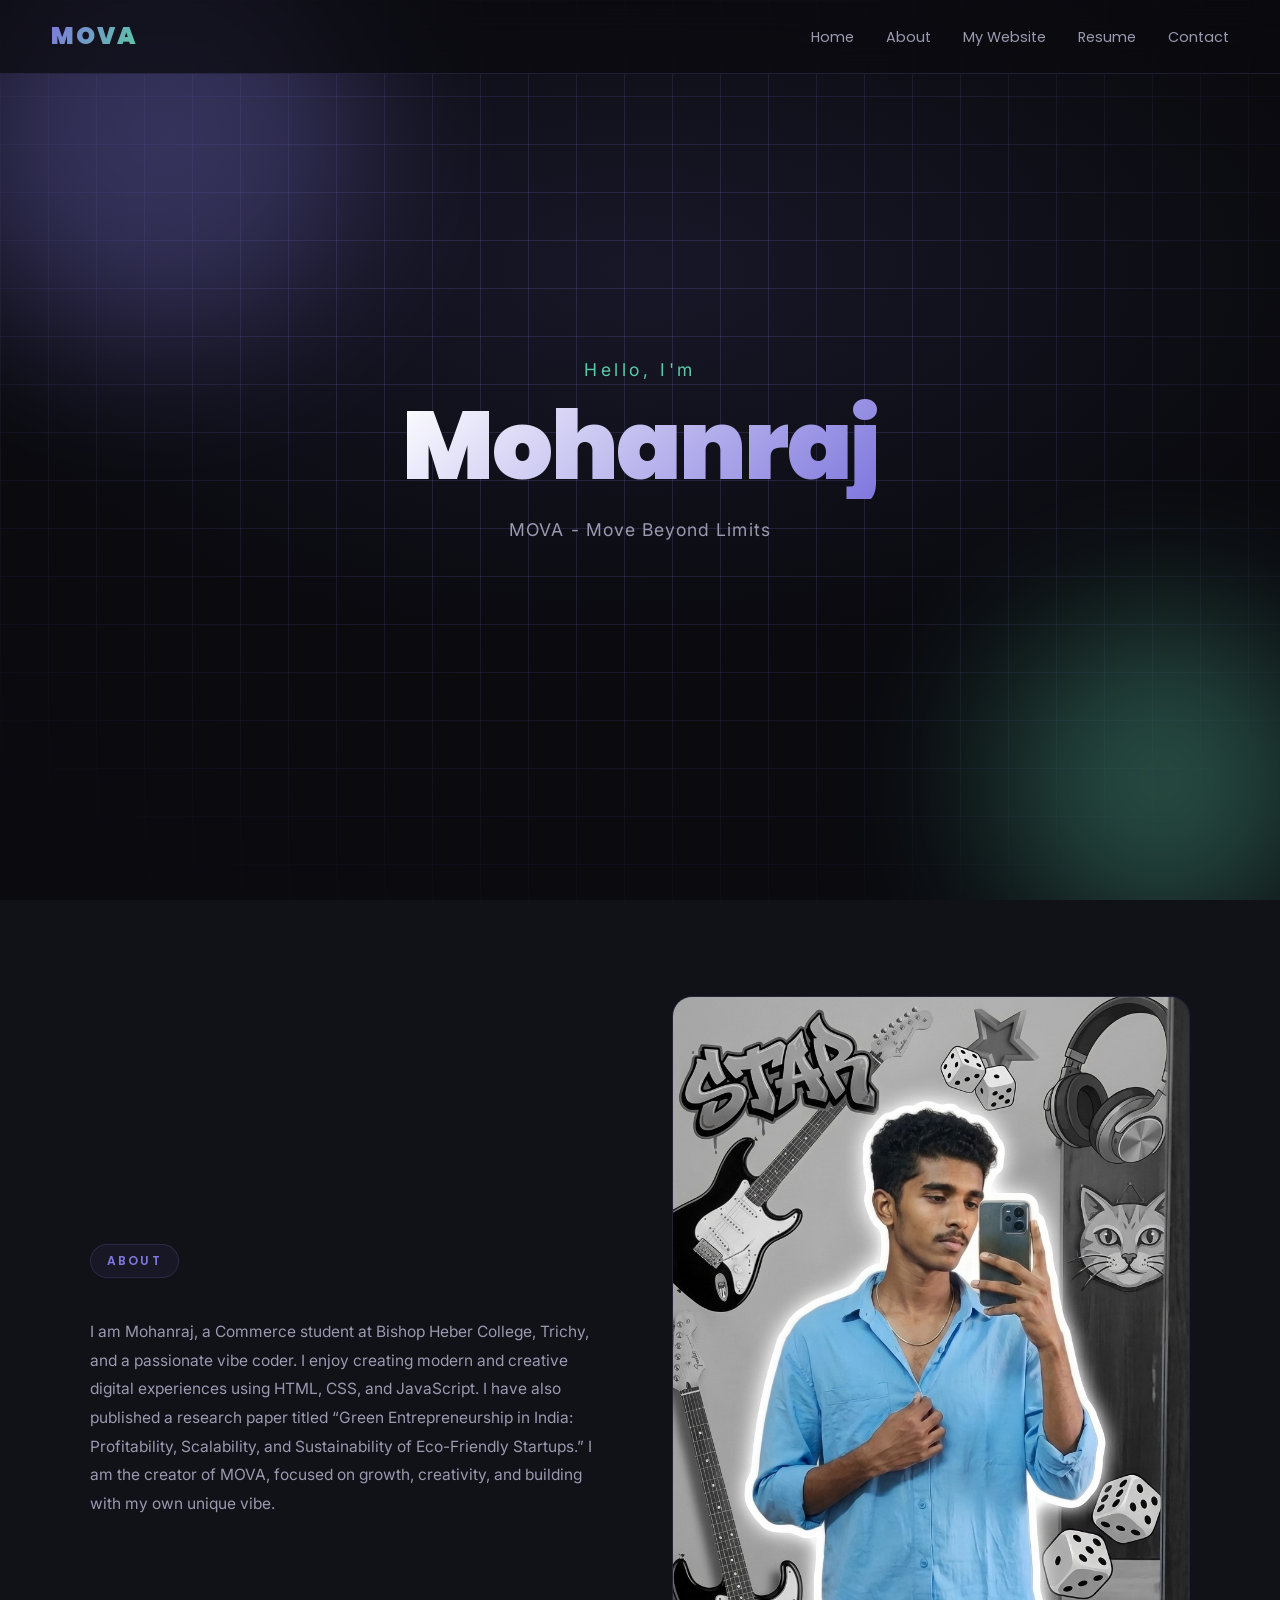
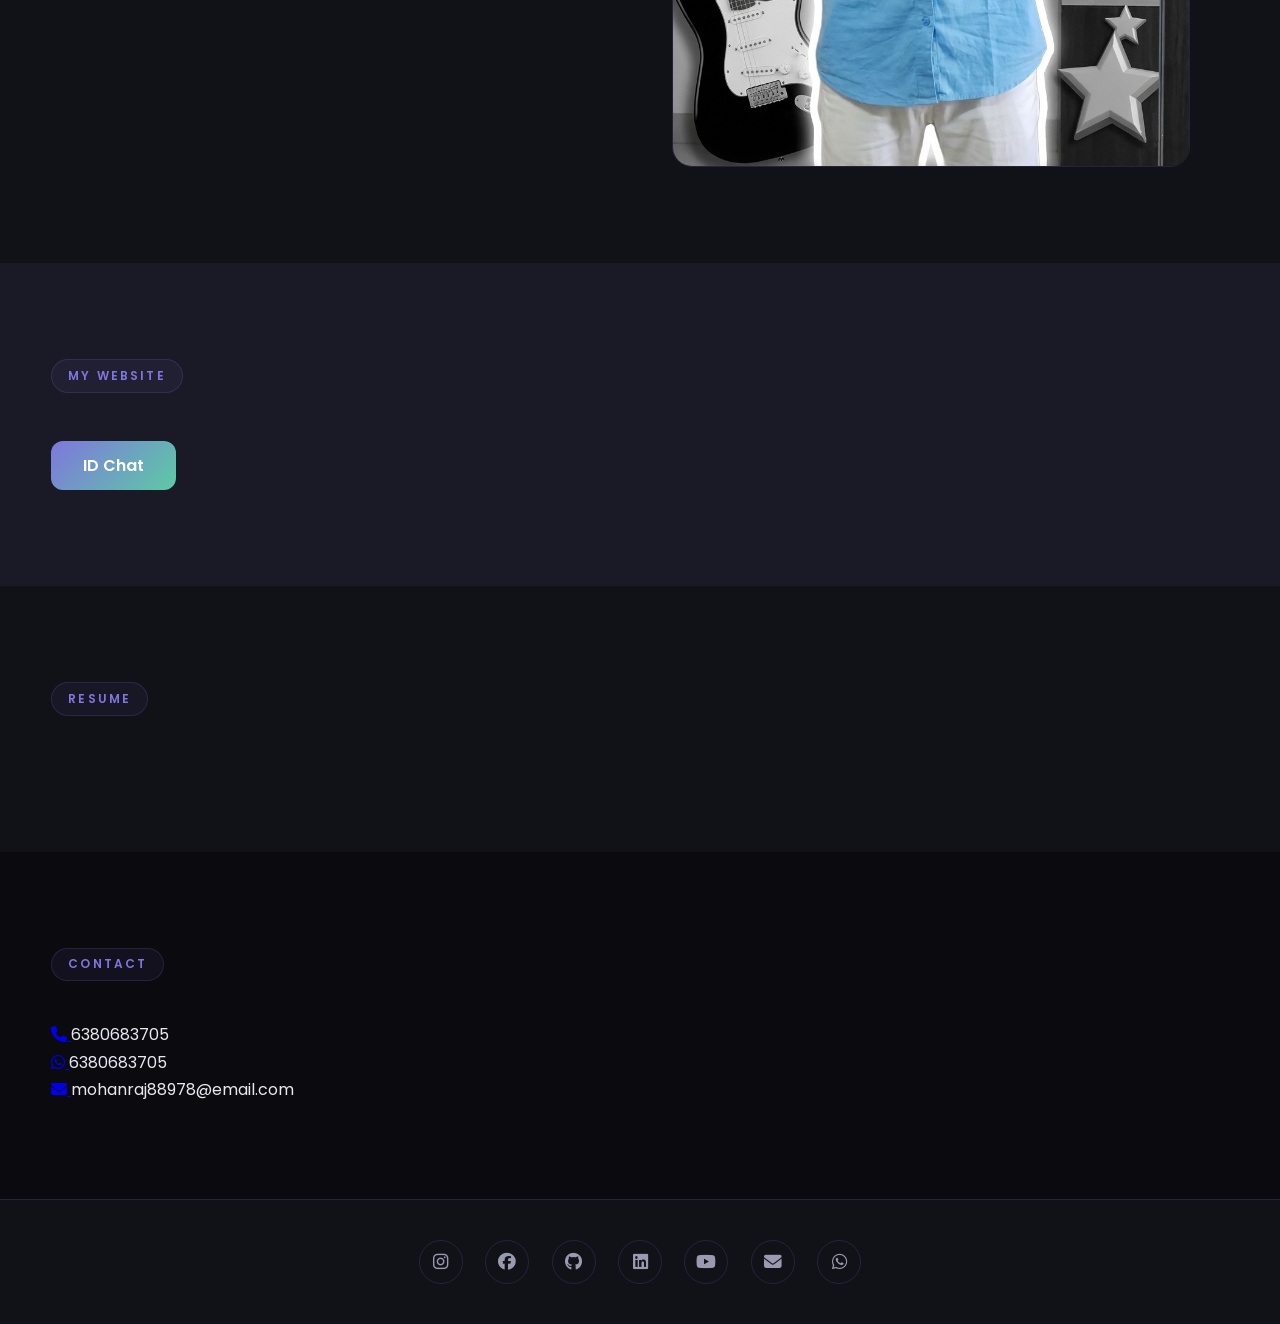
<file: index.html>
<!DOCTYPE html>
<html lang="en" data-theme="dark">
<head>
  <meta charset="UTF-8" />
  <meta name="viewport" content="width=device-width, initial-scale=1.0" />
  <title>MOVA</title>
  <link rel="shortcut icon" href="WhatsApp Image 2026-04-11 at 5.52.49 PM.jpeg" type="image/x-icon">
  <link rel="preconnect" href="https://fonts.googleapis.com" />
  <link href="https://fonts.googleapis.com/css2?family=Poppins:wght@300;400;600;700;900&family=Inter:wght@300;400;500;600&display=swap" rel="stylesheet" />
  <link rel="stylesheet" href="https://cdnjs.cloudflare.com/ajax/libs/font-awesome/6.5.0/css/all.min.css">
</head>
<style>
*,*::before,*::after{box-sizing:border-box;margin:0;padding:0}
:root{
  --bg:#0a0a0f;--bg2:#111118;--bg3:#1a1a26;
  --accent:#7f77dd;--accent2:#5dcaa5;
  --text:#e8e8f0;--text2:#9999b0;--text3:#5a5a7a;
  --border:rgba(127,119,221,0.18);
  --font:'Poppins',sans-serif;--inter:'Inter',sans-serif;
  --radius:12px;--radius-lg:20px;
}
body{background:var(--bg);color:var(--text);font-family:var(--font);line-height:1.7;overflow-x:hidden}

/* NAV */
.nav{
  position:fixed;top:0;left:0;right:0;z-index:100;
  display:flex;align-items:center;justify-content:space-between;
  padding:1rem 4vw;
  background:rgba(10,10,15,0.72);
  backdrop-filter:blur(18px);
  border-bottom:0.5px solid var(--border);
}
.nav-logo{font-size:1.5rem;font-weight:900;letter-spacing:.08em;
  background:linear-gradient(120deg,var(--accent),var(--accent2));
  -webkit-background-clip:text;-webkit-text-fill-color:transparent}
.nav-links{display:flex;gap:2rem;list-style:none}
.nav-links a{color:var(--text2);text-decoration:none;font-size:.9rem;transition:color .2s}
.nav-links a:hover{color:var(--text)}

/* HERO */
.hero{
  min-height:100vh;display:flex;align-items:center;justify-content:center;
  position:relative;overflow:hidden;
  background:radial-gradient(ellipse 80% 60% at 50% 30%,rgba(127,119,221,.12) 0%,transparent 70%);
}
.hero-bg-grid{
  position:absolute;inset:0;
  background-image:
    linear-gradient(var(--border) 1px,transparent 1px),
    linear-gradient(90deg,var(--border) 1px,transparent 1px);
  background-size:48px 48px;
  mask-image:radial-gradient(ellipse 70% 70% at 50% 40%,black 30%,transparent 100%);
}
.hero-orb{position:absolute;border-radius:50%;filter:blur(80px);opacity:.35;pointer-events:none}
.hero-orb-1{width:420px;height:420px;background:var(--accent);top:-80px;left:-60px}
.hero-orb-2{width:320px;height:320px;background:var(--accent2);bottom:-40px;right:-40px}
.hero-content{position:relative;text-align:center;padding:2rem}
.hero-greeting{font-size:1.1rem;color:var(--accent2);letter-spacing:.2em;font-family:var(--inter);margin-bottom:.5rem}
.hero-name{font-size:clamp(3rem,8vw,6rem);font-weight:900;letter-spacing:-.02em;
  background:linear-gradient(135deg,#fff 0%,var(--accent) 100%);
  -webkit-background-clip:text;-webkit-text-fill-color:transparent;line-height:1.1}
.hero-tagline{margin-top:1rem;font-size:1.1rem;color:var(--text2);letter-spacing:.06em;font-family:var(--inter)}

/* SECTIONS */
.section{padding:6rem 4vw}
.section-label{
  display:inline-block;font-size:.75rem;font-weight:600;letter-spacing:.18em;text-transform:uppercase;
  color:var(--accent);border:0.5px solid var(--border);padding:.35rem 1rem;
  border-radius:100px;margin-bottom:2.5rem;background:rgba(127,119,221,.07)
}

/* ABOUT */
.about-section{background:var(--bg2)}
.about-container{display:grid;grid-template-columns:1fr 1fr;gap:4rem;align-items:center;max-width:1100px;margin:0 auto}
.about-text p{color:var(--text2);font-family:var(--inter);font-size:.97rem;line-height:1.85}
.about-image{border-radius:var(--radius-lg);overflow:hidden;border:0.5px solid var(--border)}
.about-image img{width:100%;display:block;object-fit:cover}

/* MY WEBSITE */
.skills-section{background:var(--bg3)}
.web{margin-top:.5rem}
.web a{
  display:inline-block;padding:.7rem 2rem;font-size:1rem;font-weight:600;
  color:#fff;text-decoration:none;
  background:linear-gradient(135deg,var(--accent),var(--accent2));
  border-radius:var(--radius);transition:opacity .2s,transform .15s
}
.web a:hover{opacity:.85;transform:translateY(-2px)}

/* RESUME & CONTACT */
.resume-section{background:var(--bg2)}
.contact-section{background:var(--bg)}

/* FOOTER */
.footer{background:var(--bg2);border-top:0.5px solid var(--border);padding:2.5rem 0;text-align:center}
.social-icons{display:flex;justify-content:center;gap:1.4rem;flex-wrap:wrap}
.social-icons a{
  display:flex;align-items:center;justify-content:center;
  width:44px;height:44px;border-radius:50%;
  border:0.5px solid var(--border);color:var(--text2);font-size:1.1rem;
  text-decoration:none;transition:color .2s,border-color .2s,transform .15s
}
.social-icons a:hover{color:var(--accent);border-color:var(--accent);transform:translateY(-3px)}

/* RESPONSIVE */
@media(max-width:768px){
  .nav-links{display:none}
  .about-container{grid-template-columns:1fr}
  .hero-orb-1,.hero-orb-2{width:220px;height:220px}
}
</style></style>
</style>
<body>

<!-- ───────────────── NAV ───────────────── -->
<nav class="nav" id="nav">
  <div class="nav-logo" id="nav-logo-text">MOVA </div>
  <ul class="nav-links">
    <li><a href="#hero">Home</a></li>
    <li><a href="#about">About</a></li>
    <li><a href="#skills">My Website</a></li>
    <li><a href="#resume">Resume</a></li>
    <li><a href="#contact">Contact</a></li>
  </ul>
  
</nav>


<!-- ───────────────── HERO ───────────────── -->
<section class="hero" id="hero">
  <div class="hero-bg-grid"></div>
  <div class="hero-orb hero-orb-1"></div>
  <div class="hero-orb hero-orb-2"></div>
  <div class="hero-content">
    <p class="hero-greeting">Hello, I'm</p>
    <h1 class="hero-name" id="hero-name">Mohanraj</h1>
    <p class="hero-tagline" id="hero-tagline">MOVA - Move Beyond Limits</p>
  </div>
</section>

<!-- ───────────────── ABOUT ───────────────── -->
<section class="section about-section" id="about">

  <div class="about-container">

    <!-- LEFT TEXT -->
    <div class="about-text">
      <div class="section-label">About</div>
      <p>
        I am Mohanraj, a Commerce student at Bishop Heber College, Trichy, and a passionate vibe coder. I enjoy creating modern and creative digital experiences using HTML, CSS, and JavaScript.

I have also published a research paper titled “Green Entrepreneurship in India: Profitability, Scalability, and Sustainability of Eco-Friendly Startups.”

I am the creator of MOVA, focused on growth, creativity, and building with my own unique vibe.

      </p>
    </div>

    <!-- RIGHT IMAGE -->
    <div class="about-image">
      <img src="1765677125698 (2).jpg" alt="">
    </div>

  </div>

</section>

<!-- ───────────────── My Website ───────────────── -->
<section class="section skills-section" id="skills">
  <div class="section-label">My Website</div>
  <div class="web">
  <a href="https://mohanraj132212-collab.github.io/ID-chat/">ID Chat</a>
  
  
  </div>
  
 
</section>
<!-- ───────────────── RESUME ───────────────── -->
<section class="section resume-section" id="resume">
  <div class="section-label">Resume</div>
</section>

<!-- ───────────────── CONTACT ───────────────── -->
<section class="section contact-section" id="contact">
  <div class="section-label">Contact</div>
  <div class="contact-icons">

  <!-- PHONE -->
  <a href="tel:+916380683705">
    <i class="fas fa-phone"></i>
  </a> 6380683705
  <br>

  <!-- WHATSAPP -->
  <a href="https://wa.me/916380683705" target="_blank">
    <i class="fab fa-whatsapp"></i>
  </a> 6380683705
  <br>

  <!-- EMAIL -->
  <a href="mohan88978@email.com">
    <i class="fas fa-envelope"></i>
  </a>mohanraj88978@email.com

</div>

</section>

<!-- ───────────────── FOOTER ───────────────── -->
<footer class="footer">
 <div class="social-icons">

  <a href="https://www.instagram.com/mohan._2_2?igsh=MWVsbGIybDk0ZmQyOA==" target="_blank">
    <i class="fab fa-instagram"></i>
  </a>

  <a href="https://www.facebook.com/share/1CWPgbdvnR/" target="_blank">
    <i class="fab fa-facebook"></i>
  </a>

  <a href="https://github.com/mohanraj211204-ai" target="_blank">
    <i class="fab fa-github"></i>
  </a>

  <a href="www.linkedin.com/in/
mohan-raj-983b2b371" target="_blank">
    <i class="fab fa-linkedin"></i>
  </a>

  <a href="https://youtube.com/@mohanraj22-t1d?si=LpU0lOG-tLrJglNq" target="_blank">
    <i class="fab fa-youtube"></i>
  </a>

  <a href="mohanraj88978@email.com">
    <i class="fas fa-envelope"></i>
  </a>

  <a href="https://wa.me/916380683705" target="_blank">
    <i class="fab fa-whatsapp"></i>
  </a>

</div>
</footer>
</body>

</html>
</file>
